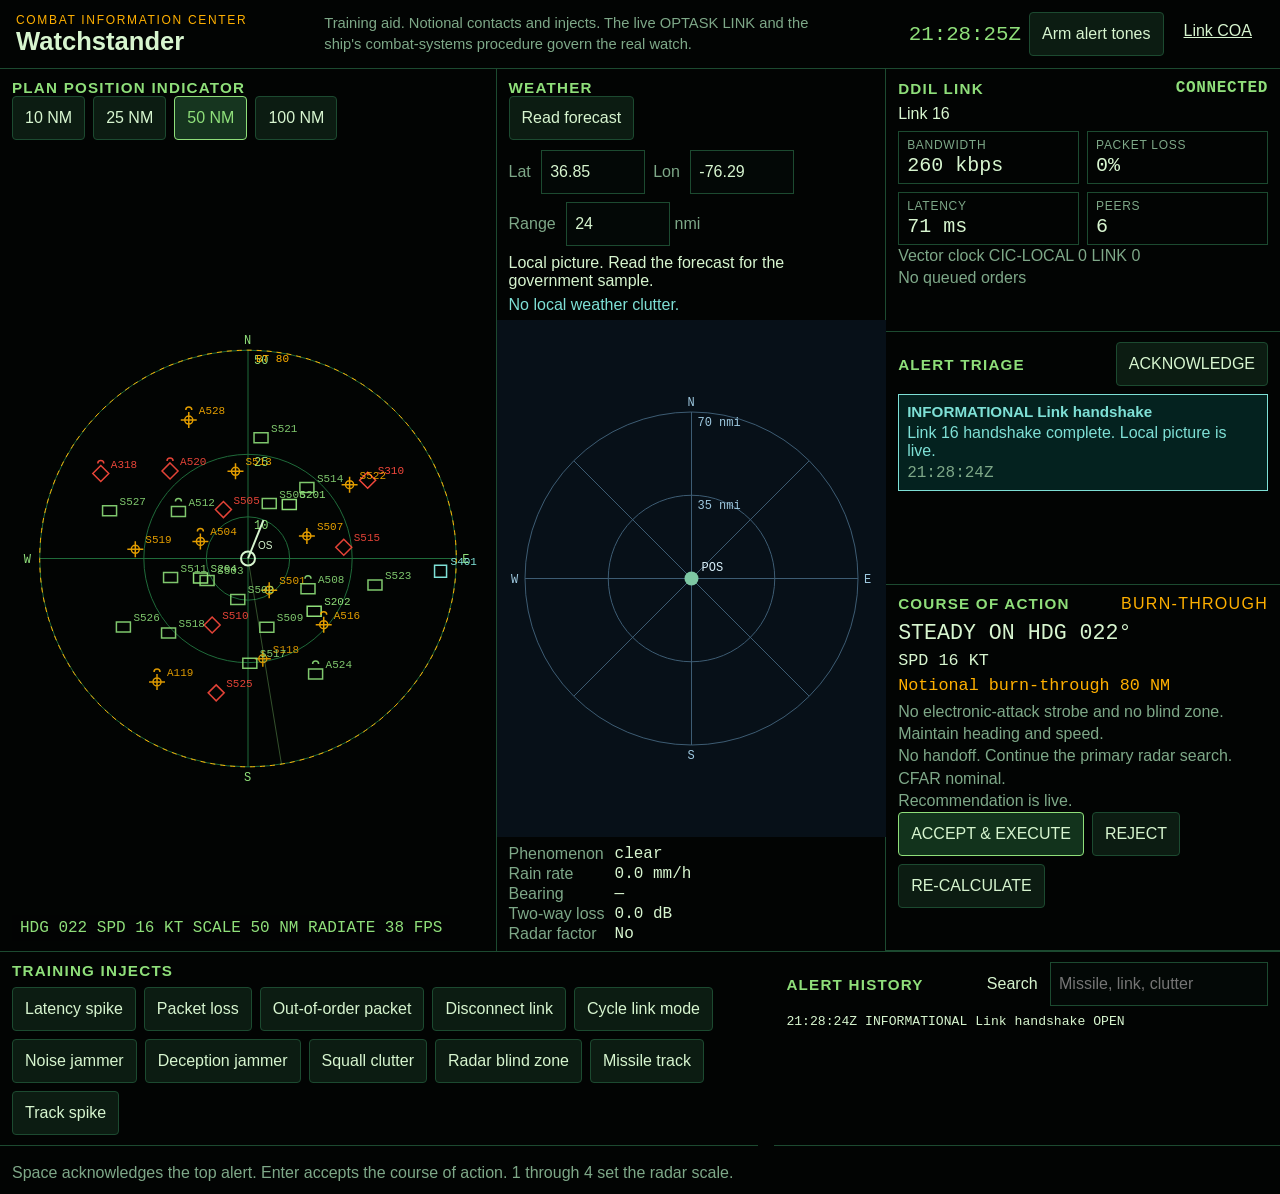
<file: cic.html>
<!DOCTYPE html>
<html lang="en">
<head>
  <meta charset="utf-8">
  <meta name="viewport" content="width=device-width, initial-scale=1">
  <title>CIC Watchstander</title>
  <link rel="stylesheet" href="css/cic.css">
</head>
<body>
  <div class="cic">
    <header class="topbar">
      <div>
        <p class="eyebrow">Combat information center</p>
        <h1>Watchstander</h1>
      </div>
      <p class="notice">Training aid. Notional contacts and injects. The live OPTASK LINK and the ship's combat-systems procedure govern the real watch.</p>
      <div class="top-actions">
        <p id="zulu" class="zulu">--:--:--Z</p>
        <button type="button" id="arm-audio">Arm alert tones</button>
        <a href="index.html">Link COA</a>
      </div>
    </header>
    <div class="workspace">
      <div class="scopes">
        <section id="ppi" class="ppi" aria-label="Tactical radar display"></section>
        <section id="weather" class="weather" aria-label="Weather display"></section>
      </div>
      <aside class="side">
        <section id="link" class="panel"></section>
        <section id="alerts" class="panel"></section>
        <section id="coa" class="panel"></section>
      </aside>
    </div>
    <footer class="bottom">
      <section id="mocks" class="panel"></section>
      <section id="history" class="panel"></section>
      <p class="keys">Space acknowledges the top alert. Enter accepts the course of action. 1 through 4 set the radar scale.</p>
    </footer>
  </div>
  <script type="module" src="src/watchstander.js"></script>
</body>
</html>
</file>
<file: css/cic.css>
:root {
  color-scheme: dark;
  --bg: #020403;
  --panel: #07110c;
  --line: #1c4a30;
  --text: #d7f5cf;
  --muted: #7ea888;
  --green: #8fdf7a;
  --red: #ff3b30;
  --yellow: #ffe14a;
  --amber: #ffb000;
  --cyan: #7ee0d6;
  --focus: #e8ffe0;
  font-family: Bahnschrift, "Segoe UI", sans-serif;
}

* { box-sizing: border-box; }

body {
  margin: 0;
  background: var(--bg);
  color: var(--text);
}

button, input, a { font: inherit; color: inherit; }

button, a {
  min-height: 44px;
}

button {
  background: #0c1c12;
  border: 1px solid var(--line);
  border-radius: 4px;
  padding: 0 12px;
  cursor: pointer;
}

button:hover { border-color: var(--green); }

button[aria-pressed="true"], .scales button.is-on {
  background: #16351f;
  border-color: var(--green);
  color: var(--green);
}

button:focus-visible, a:focus-visible, input:focus-visible {
  outline: 2px solid var(--focus);
  outline-offset: 2px;
}

.cic {
  min-height: 100vh;
  display: grid;
  grid-template-rows: auto minmax(520px, 1fr) auto;
}

.topbar, .panel-head, .bottom {
  display: flex;
  justify-content: space-between;
  gap: 16px;
  align-items: center;
}

.topbar {
  padding: 12px 16px;
  border-bottom: 1px solid var(--line);
}

.eyebrow, h1, h2, p { margin: 0; }

.eyebrow {
  color: var(--amber);
  letter-spacing: 0.14em;
  text-transform: uppercase;
  font-size: 0.75rem;
}

h1 { font-size: 1.6rem; font-weight: 600; }

h2 {
  font-size: 0.95rem;
  letter-spacing: 0.08em;
  text-transform: uppercase;
  color: var(--green);
}

.notice, .keys, .empty, .clock, .queue, .sensors, .rationale, .coa-status {
  color: var(--muted);
  line-height: 1.4;
}

.notice { max-width: 62ch; font-size: 0.92rem; }

.top-actions, .scales, .actions, .injects {
  display: flex;
  flex-wrap: wrap;
  gap: 8px;
  align-items: center;
}

.zulu {
  font-family: Consolas, "Cascadia Mono", monospace;
  font-size: 1.3rem;
  color: var(--green);
}

a { padding: 10px 12px; }

.workspace {
  display: grid;
  grid-template-columns: minmax(0, 1.8fr) minmax(300px, 0.8fr);
  min-height: 0;
}

.scopes {
  display: grid;
  grid-template-columns: minmax(0, 1.15fr) minmax(280px, 0.9fr);
  min-height: 0;
  border-right: 1px solid var(--line);
}

.ppi, .side, .panel, .weather { min-height: 0; }

.ppi {
  display: grid;
  grid-template-rows: auto minmax(0, 1fr);
  border-right: 1px solid var(--line);
}

.weather {
  display: flex;
  flex-direction: column;
  padding-bottom: 8px;
}

.weather-fields {
  display: flex;
  flex-wrap: wrap;
  gap: 8px;
  padding: 0 12px 8px;
  color: var(--muted);
}

.weather-fields input {
  width: 6.5rem;
  min-height: 44px;
  margin-left: 6px;
  background: #030806;
  border: 1px solid var(--line);
  color: var(--text);
  padding: 0 8px;
}

.weather-status, .weather-headline { padding: 0 12px 6px; }

.weather-headline.factor { color: var(--red); font-weight: 700; }
.weather-headline.clear { color: var(--cyan); }

.weather-body {
  display: grid;
  grid-template-rows: minmax(180px, 1fr) auto;
  flex: 1;
  min-height: 0;
}

.weather-readout {
  display: grid;
  grid-template-columns: auto 1fr;
  gap: 2px 10px;
  margin: 8px 12px 0;
}

.weather-readout dt { color: var(--muted); }
.weather-readout dd { margin: 0; font-family: Consolas, monospace; }

.ppi-head, .panel { padding: 10px 12px; }

.canvas-wrap { position: relative; min-height: 0; }

canvas { display: block; width: 100%; height: 100%; }

.ppi-readout {
  position: absolute;
  left: 12px;
  bottom: 10px;
  margin: 0;
  font-family: Consolas, monospace;
  color: var(--green);
  background: rgba(2, 4, 3, 0.72);
  padding: 4px 8px;
}

.side {
  display: grid;
  grid-template-rows: auto minmax(140px, 0.8fr) auto;
  overflow: auto;
}

.panel { border-bottom: 1px solid var(--line); }

.panel-head { margin-bottom: 8px; }

.condition, .order, .speed-line, .burn {
  font-family: Consolas, "Cascadia Mono", monospace;
}

.condition {
  font-weight: 700;
  letter-spacing: 0.04em;
}

.condition[data-state="up"] { color: var(--green); }
.condition[data-state="degraded"] { color: var(--yellow); }
.condition[data-state="down"] { color: var(--red); }

.mode { margin: 4px 0 8px; }

.metrics {
  display: grid;
  grid-template-columns: 1fr 1fr;
  gap: 8px;
  margin: 0;
}

.metrics div { border: 1px solid var(--line); padding: 6px 8px; }

.metrics dt { color: var(--muted); font-size: 0.75rem; letter-spacing: 0.06em; text-transform: uppercase; }

.metrics dd {
  margin: 2px 0 0;
  font-family: Consolas, monospace;
  font-size: 1.25rem;
}

.alert-list, .history-list { display: grid; gap: 8px; }

.alert {
  border: 1px solid var(--line);
  padding: 8px;
}

.alert h3 { margin: 0 0 4px; font-size: 0.95rem; }

.alert p, .alert time { margin: 0; }

.alert time { display: block; margin-top: 4px; color: var(--muted); font-family: Consolas, monospace; }

.alert.critical { background: #3a0000; color: #ffd6d4; border-color: var(--red); }
.alert.critical:not(.acked) { animation: crit 0.5s steps(2, end) infinite; }
.alert.warning { background: #2a2400; color: var(--yellow); border-color: var(--yellow); }
.alert.caution { background: #2a1c00; color: var(--amber); border-color: var(--amber); }
.alert.info, .alert.informational { background: #04221f; color: var(--cyan); border-color: var(--cyan); }
.alert.acked { animation: none; }

@keyframes crit {
  50% { background: var(--red); color: #1a0000; }
}

.order { font-size: 1.35rem; color: var(--text); margin: 6px 0; }

.speed-line, .burn { font-size: 1.05rem; margin-bottom: 6px; }

.burn { color: var(--amber); }

.action-code { color: var(--amber); letter-spacing: 0.08em; }

.actions button:first-child { background: #12331c; border-color: var(--green); }

.bottom {
  display: grid;
  grid-template-columns: 1.2fr 0.8fr;
  border-top: 1px solid var(--line);
  align-items: stretch;
}

.bottom .keys {
  grid-column: 1 / -1;
  padding: 0 12px 10px;
}

.history-list {
  max-height: 140px;
  overflow: auto;
  font-family: Consolas, monospace;
  font-size: 0.82rem;
}

#alert-search {
  background: #030806;
  border: 1px solid var(--line);
  min-height: 44px;
  padding: 0 8px;
  margin-left: 8px;
}

.sr-only {
  position: absolute;
  width: 1px;
  height: 1px;
  padding: 0;
  margin: -1px;
  overflow: hidden;
  clip: rect(0, 0, 0, 0);
  border: 0;
}

@media (prefers-reduced-motion: reduce) {
  .alert.critical:not(.acked) { animation: none; background: var(--red); color: #1a0000; }
}

@media (max-width: 1100px) {
  .workspace, .scopes, .bottom { grid-template-columns: 1fr; }
  .ppi, .scopes { border-right: 0; border-bottom: 1px solid var(--line); }
  .ppi { min-height: 70vh; }
  .weather { min-height: 70vh; }
}
</file>
